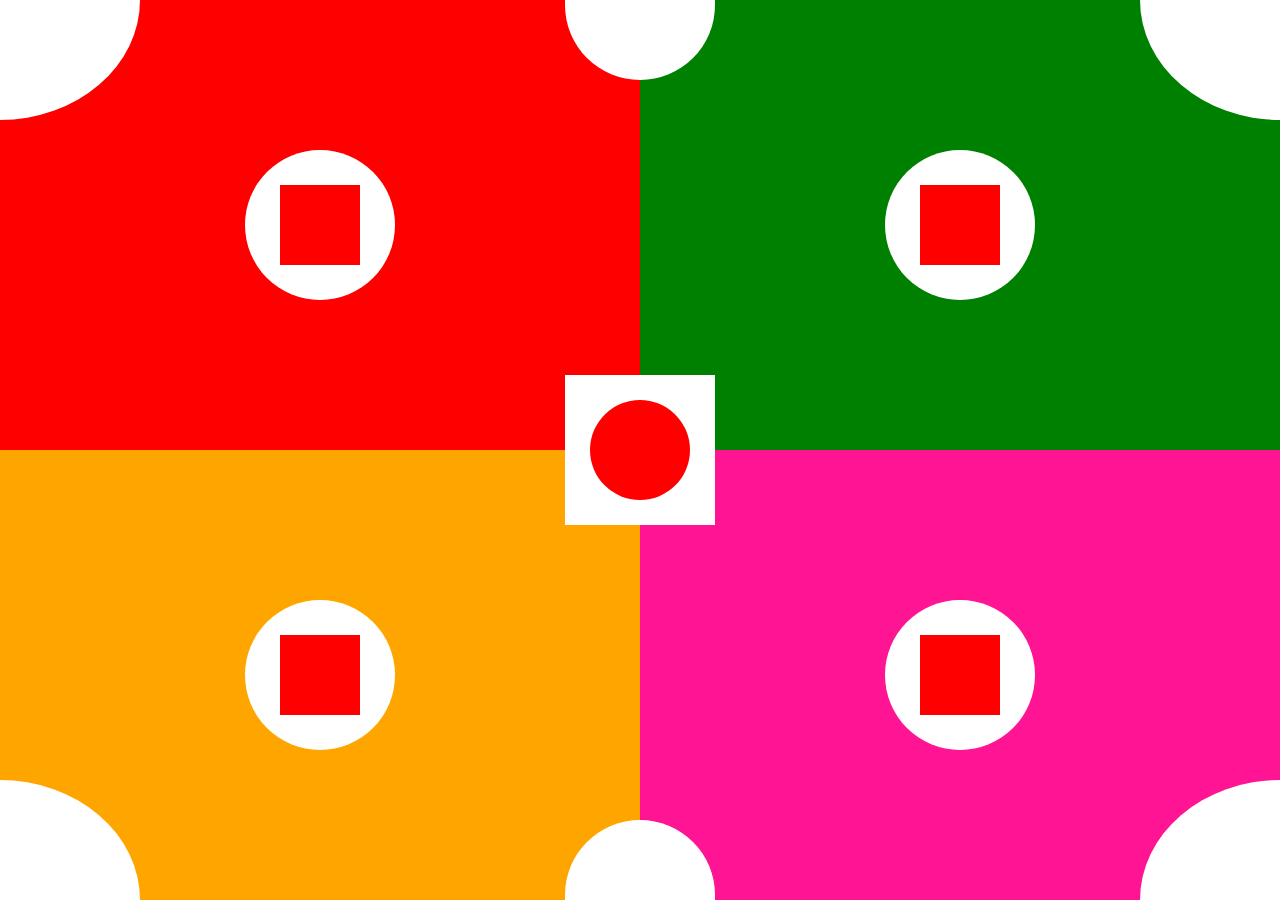
<file: CSS/Case 01/index.html>
<head>
    <meta charset="UTF-8">
    <title>In class Assignment Case 01</title>
    <style>

        * {
    margin: 0;
    padding: 0;
}
/*------------------*/
body > section {
    position: absolute;
    width: 50vw;
    height: 50vh;
}

body>section:nth-child(1) {
    background: red;
    top: 0;
    left: 0;
}

body>section:nth-child(2) {
    background: green;
    right: 0;
}

body>section:nth-child(3) {
    background: orange;
    bottom: 0;
    left: 0;
}

body>section:nth-child(4) {
    background: deeppink;
    bottom: 0;
    right: 0;
}
/*------------------*/
body > aside {
    position: absolute;
    width: 140px;
    height: 120px;
    background: white;
}

body>aside:nth-child(5) {
    top: 0;
    left: 0;
    border-bottom-right-radius: 100%;
}

body>aside:nth-child(6) {
    top: 0;
    right: 0;
    border-bottom-left-radius: 100%;
}

body>aside:nth-child(7) {
    bottom: 0;
    left: 0;
    border-top-right-radius: 100%;
}

body>aside:nth-child(8) {
    bottom: 0;
    right: 0;
    -webkit-border-top-left-radius: 100%;
}
/*------------------*/
body > article {
    position: absolute;
    width: 150px;
    height: 150px;
    background: white;
    left: 50%;
    top: 50%;
    transform: translate(-50%, -50%);
}

body > article > div {
    position: absolute;
    width: 100px;
    height: 100px;
    background: red;
    border-radius: 100%;
    left: 50%;
    top: 50%;
    transform: translate(-50%, -50%);
}
/*----------------*/
body > div {
    width: 150px;
    height: 80px;
    background: white;
    position: absolute;
}

body>div:nth-child(10) {
    left: 0;
    right: 0;
    margin: auto;
    border-bottom-right-radius: 120px;
    border-bottom-left-radius: 120px;
}

body>div:nth-child(11) {
    left: 0;
    right: 0;
    bottom: 0;
    margin: auto;
    border-top-right-radius: 120px;
    border-top-left-radius: 120px;
}
/*------------------*/
section>div {
    position: absolute;
    width: 150px;
    height: 150px;
    background: white;
    border-radius: 100%;
    left: 50%;
    top: 50%;
    transform: translate(-50%, -50%);
}

section>div>div {
    position: absolute;
    width: 80px;
    height: 80px;
    background: red;
    left: 50%;
    top: 50%;
    transform: translate(-50%, -50%);
}


</style>
</head>

<body>
<section>
    <div>
        <div></div>
    </div>
</section>

<section>
    <div>
        <div></div>
    </div>
</section>

<section>
    <div>
        <div></div>
    </div>
</section>

<section>
    <div>
        <div></div>
    </div>
</section>

<aside></aside>

<aside></aside>

<aside></aside>

<aside></aside>

<article>
    <div></div>
</article>

<div></div>
<div></div>

</body>
</html>
</file>
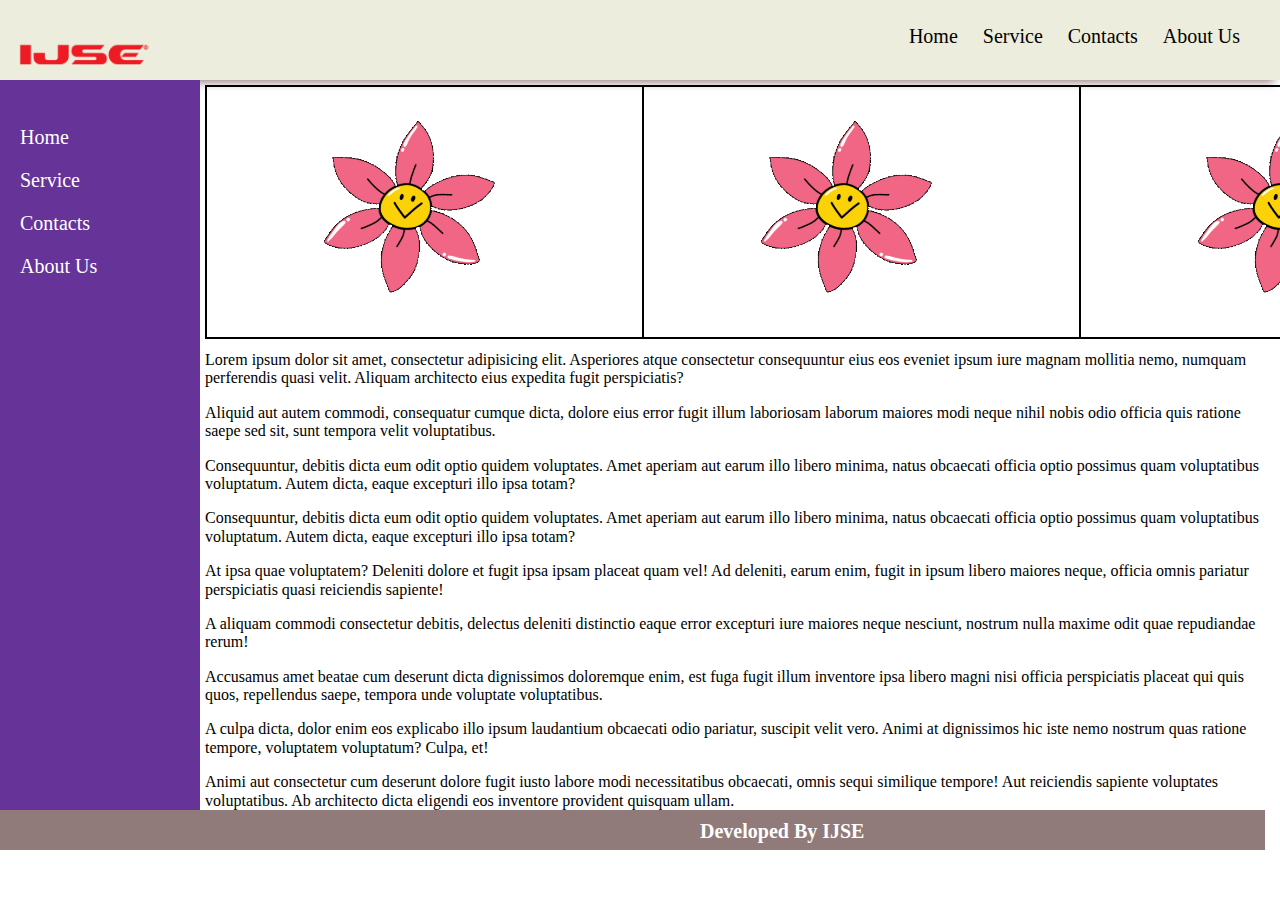
<file: CSS/Case 02/index2.html>
<!DOCTYPE html>
<html lang="en">
<head>
    <meta charset="UTF-8">
    <title>Case 2 (Using Absolute & Relative)</title>
    <link href="assets/css/normalize.css" rel="stylesheet">
    <meta content="width=device-width initial-scale=1" name="viewport">
    <style>
        header{
            position: relative;
            box-shadow: -2px 6px 9px -4px #917a7a;
            height: 80px;
            background-color: #ededdd;
        }

        * {

            padding: 0;
        }

        body>main{
            position: relative;
        }

        header>img{
            width: 150px;
            margin: 10px;
        }

        header>ul{
            position: absolute;
            right: 30px;
            bottom: 0px;
            top: 10px;
            margin: auto;
            height: 40px;
            font-size: 20px;
            font-family: "Berlin Sans FB Demi" , cursive;
            list-style: none;
        }

        header>ul>li{
            padding: 0 10px 0 10px;
            display: inline-block;
        }

        header>ul>li:hover{
            cursor: pointer;
            color: red;
        }

        body>main>nav{
            position: absolute;
            width: 200px;
            background: rebeccapurple;
            top: 0;
            bottom: 0;
        }

        body>main>nav>ul>li{
            position: relative;
            font-size: 20px;
            list-style: none;
            padding: 10px;
            top: 20px;
            left: 10px;
            color: white;
            font-family: "Berlin Sans FB Demi" , cursive;
        }

        body>main>nav>ul>li:hover{
            cursor: pointer;
            color: red;
            display: inline-block;
        }

        body>main>section>section{
            height: 255px;
            left: 0;
            position: relative;
        }

        body>main>section>section>div:nth-child(1){
            border: 2px solid black;
            height: 250px;
            width: 435px;
            left: 205px;
            top: 5px;
            position: absolute;
        }

        body>main>section>section>div:nth-child(2){
            border: 2px solid black;
            height: 250px;
            width: 435px;
            left: 642px;
            top: 5px;
            position: absolute;
        }

        body>main>section>section>div:nth-child(3){
            border: 2px solid black;
            height: 250px;
            width: 435px;
            left: 1079px;
            top: 5px;
            position: absolute;
        }

        body>main>section>section>div>img{
            width: 250px;
            height: 250px;
            transform: translate(75px,-5px);
        }

        body>main>section>p{
            position: relative;
            left: 205px;
            width: 84vw;
            right: 0;
        }

        footer{
            position: relative;
            width: 98.8vw;
            height: 40px;
            background-color: #917a7a;
            bottom: 16px;
        }

        footer>p{
            position: relative;
            top: 10px;
            font-size: 20px;
            font-weight: bold;
            color: white;
            display: inline;
            left: 700px;
            font-family: "Berlin Sans FB Demi" , cursive;
        }
    </style>
</head>
<body>


<header>
    <!--logo-->
    <img alt="ijse" src="assets/images/ijse.png">
    <ul>
        <li>Home</li>
        <li>Service</li>
        <li>Contacts</li>
        <li>About Us</li>
    </ul>
</header>

<main>
    <nav>
        <ul>
            <li>Home</li>
            <li>Service</li>
            <li>Contacts</li>
            <li>About Us</li>
        </ul>
    </nav>
    <section>
        <!--full images-->
        <section>
            <!--image 1-->
            <div><img alt="imgs" src="assets/images/giphy.gif"></div>
            <!--image 2-->
            <div><img alt="imgs" src="assets/images/giphy.gif"></div>
            <!--image 3-->
            <div><img alt="imgs" src="assets/images/giphy.gif"></div>
        </section>
        <p>Lorem ipsum dolor sit amet, consectetur adipisicing elit. Asperiores atque consectetur consequuntur eius eos
            eveniet ipsum iure magnam mollitia nemo, numquam perferendis quasi velit. Aliquam architecto eius expedita
            fugit perspiciatis?</p>
        <p>Aliquid aut autem commodi, consequatur cumque dicta, dolore eius error fugit illum laboriosam laborum maiores
            modi neque nihil nobis odio officia quis ratione saepe sed sit, sunt tempora velit voluptatibus.</p>
        <p>Consequuntur, debitis dicta eum odit optio quidem voluptates. Amet aperiam aut earum illo libero minima,
            natus obcaecati officia optio possimus quam voluptatibus voluptatum. Autem dicta, eaque excepturi illo ipsa
            totam?</p>
        <p>Consequuntur, debitis dicta eum odit optio quidem voluptates. Amet aperiam aut earum illo libero minima,
            natus obcaecati officia optio possimus quam voluptatibus voluptatum. Autem dicta, eaque excepturi illo ipsa
            totam?</p>
        <p>At ipsa quae voluptatem? Deleniti dolore et fugit ipsa ipsam placeat quam vel! Ad deleniti, earum enim, fugit
            in ipsum libero maiores neque, officia omnis pariatur perspiciatis quasi reiciendis sapiente!</p>
        <p>A aliquam commodi consectetur debitis, delectus deleniti distinctio eaque error excepturi iure maiores neque
            nesciunt, nostrum nulla maxime odit quae repudiandae rerum!</p>
        <p>Accusamus amet beatae cum deserunt dicta dignissimos doloremque enim, est fuga fugit illum inventore ipsa
            libero magni nisi officia perspiciatis placeat qui quis quos, repellendus saepe, tempora unde voluptate
            voluptatibus.</p>
        <p>A culpa dicta, dolor enim eos explicabo illo ipsum laudantium obcaecati odio pariatur, suscipit velit vero.
            Animi at dignissimos hic iste nemo nostrum quas ratione tempore, voluptatem voluptatum? Culpa, et!</p>
        <p>Animi aut consectetur cum deserunt dolore fugit iusto labore modi necessitatibus obcaecati, omnis sequi
            similique tempore! Aut reiciendis sapiente voluptates voluptatibus. Ab architecto dicta eligendi eos
            inventore provident quisquam ullam.</p>
    </section>
</main>


<footer>
    <p>Developed By IJSE</p>
</footer>
</body>
</html>
</file>
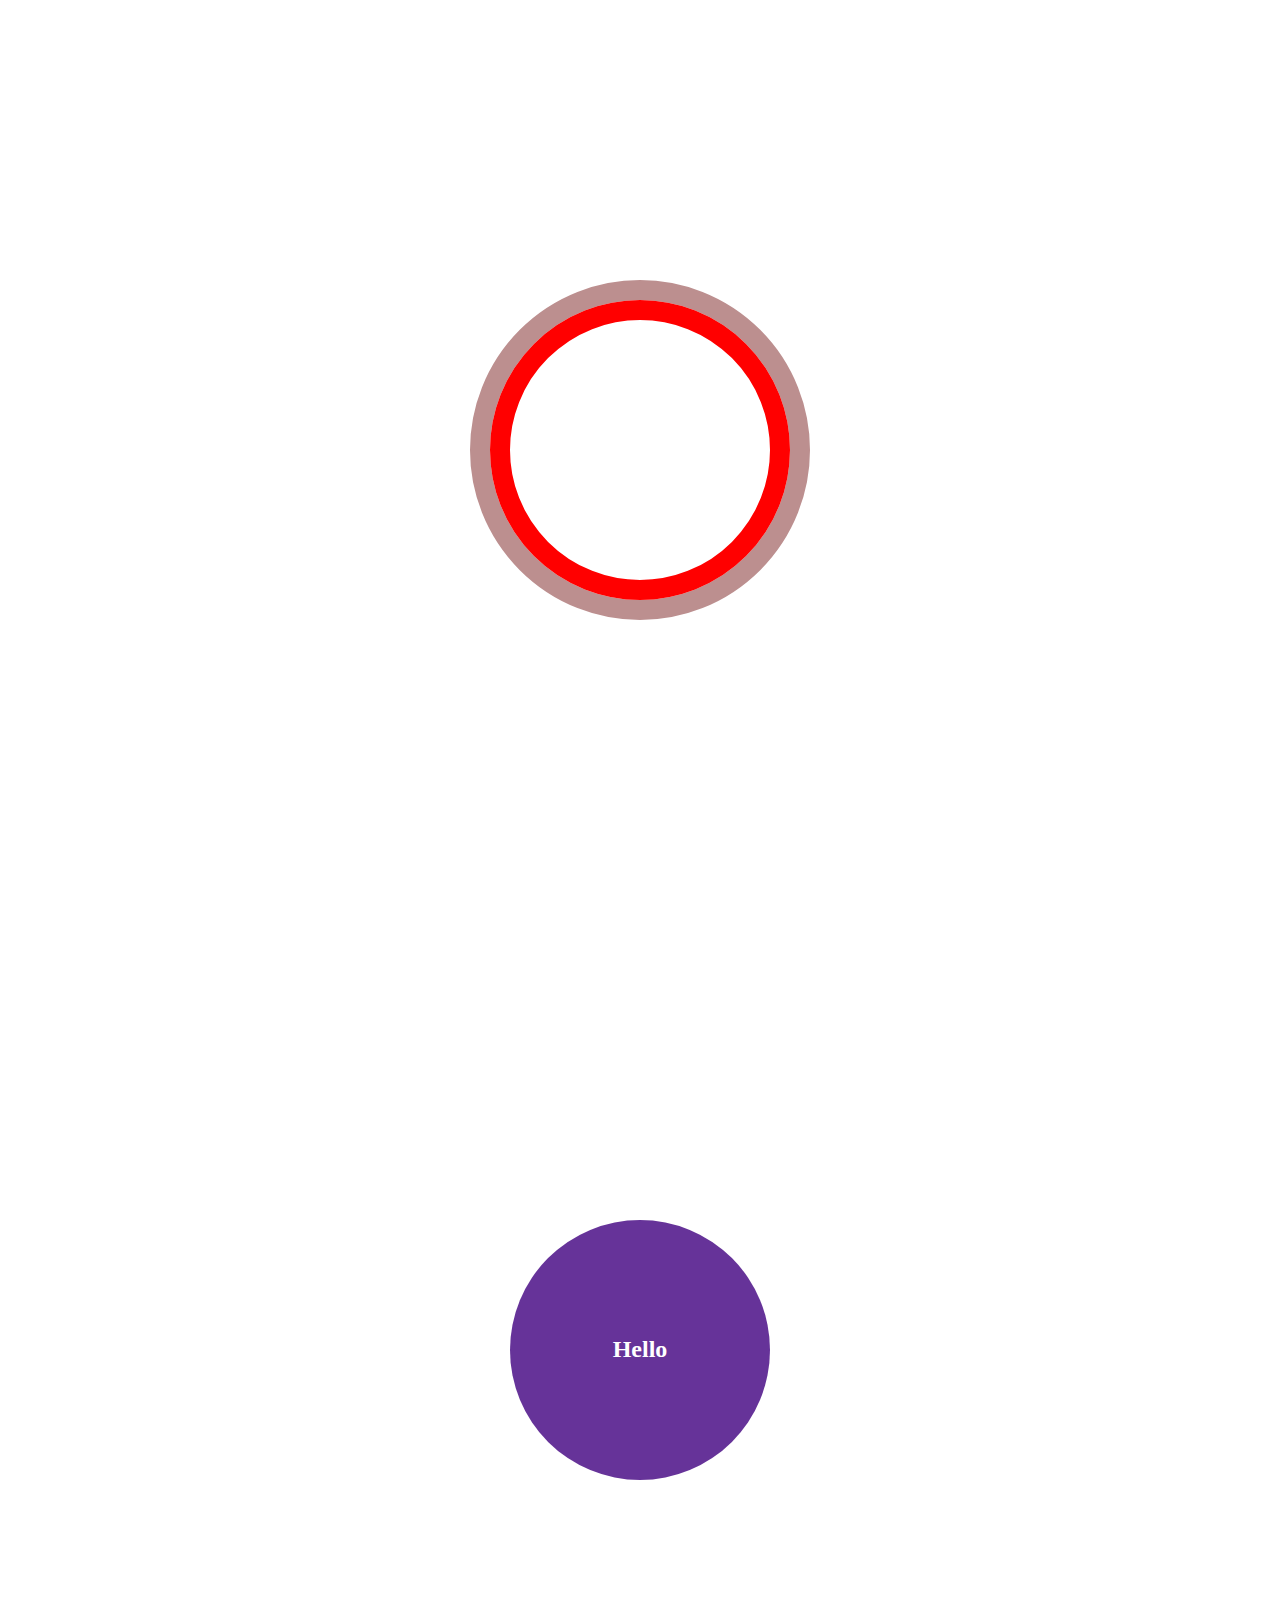
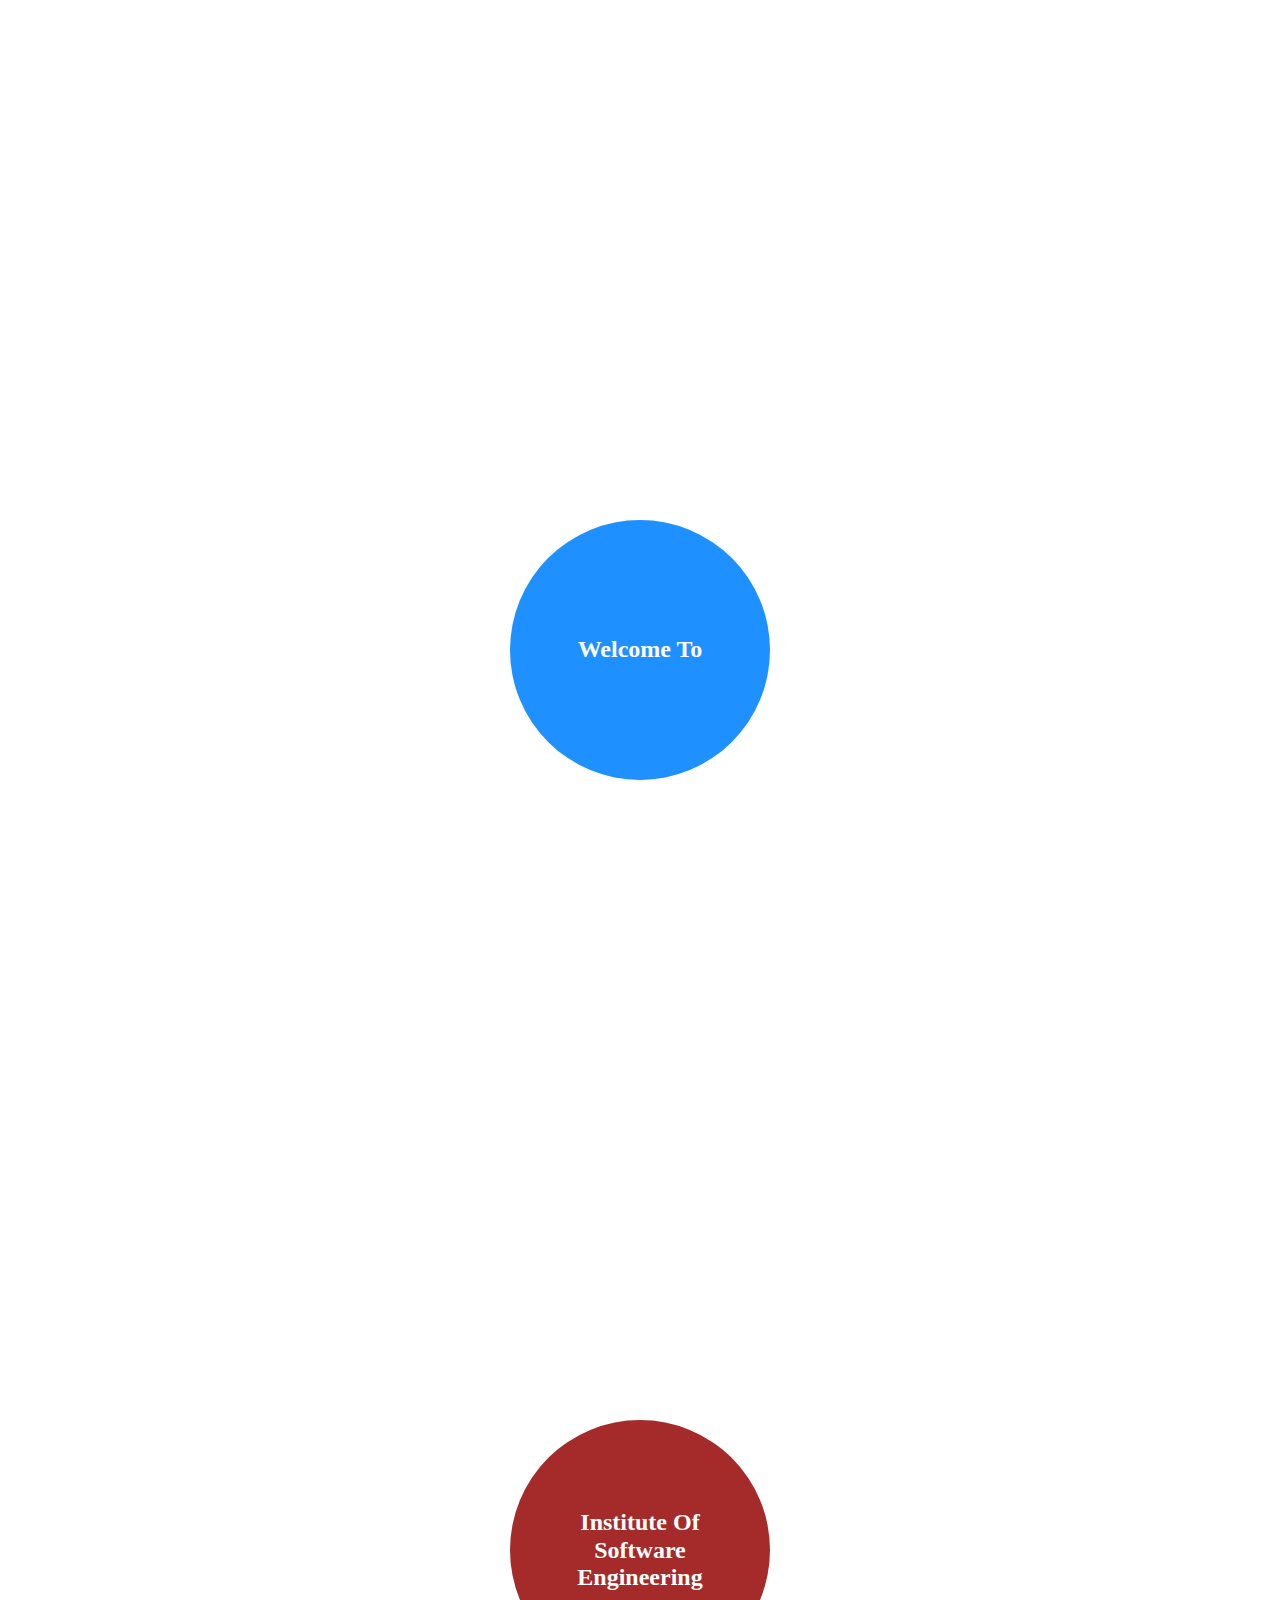
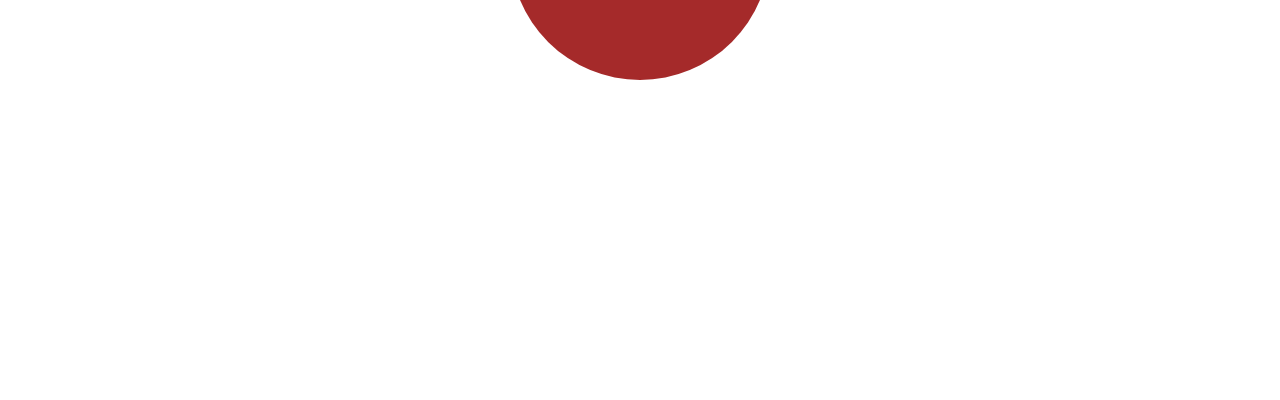
<file: CSS/Case 03/index3.html>
<!DOCTYPE html>
<html lang="en">
<head>
    <meta charset="UTF-8">
    <title>Case 3 (Using Absolute,Relative and Fixed positions)</title>
    <meta name="viewport" content="width=device-width initial-scale=1">
    <link href="assets/css/normalize.css" rel="stylesheet">
    <style>

        body > section {
            position: relative;
            width: 100%;
            height: 100vh;
        }

        body > section > section:nth-child(1) {
            position: fixed;
            border: 20px solid rosybrown;
            width: 300px;
            height: 300px;
            border-radius: 100%;
            left: 50%;
            top: 50%;
            z-index: 10;
            transform: translate(-50%, -50%);
        }

        body > section > section:nth-child(2) {
            position: fixed;
            border: 20px solid red;
            width: 260px;
            height: 260px;
            border-radius: 100%;
            left: 50%;
            top: 50%;
            z-index: 10;
            transform: translate(-50%, -50%);
        }

        body > section:nth-child(2) > div {
            position: absolute;
            width: 260px;
            height: 260px;
            background-color: rebeccapurple;
            border-radius: 100%;
            left: 0;
            bottom: 0;
            right: 0;
            top: 0;
            margin: auto;
        }

        body > section:nth-child(3) > div {
            position: absolute;
            width: 260px;
            height: 260px;
            background-color: dodgerblue;
            border-radius: 100%;
            left: 0;
            bottom: 0;
            right: 0;
            top: 0;
            margin: auto;

        }

        body > section:nth-child(4) > div {
            position: absolute;
            width: 260px;
            height: 260px;
            background-color: brown;
            border-radius: 100%;
            left: 0;
            bottom: 0;
            right: 0;
            top: 0;
            margin: auto;

        }

        body > section > div > p {
            font-size: 24px;
            font-weight: bold;
            text-align: center;
            color: white;
            position: absolute;
            left: 50%;
            top: 50%;
            transform: translate(-50%, -50%);
            margin: auto;
        }

    </style>
</head>
<body>
<section>
    <section></section>
    <section></section>
</section>
<section>
    <div>
        <p>Hello</p>
    </div>
</section>
<section>
    <div>
        <p>Welcome To</p>
    </div>
</section>
<section>
    <div>
        <p>Institute Of Software Engineering</p>
    </div>
</section>
</body>
</html>
</file>
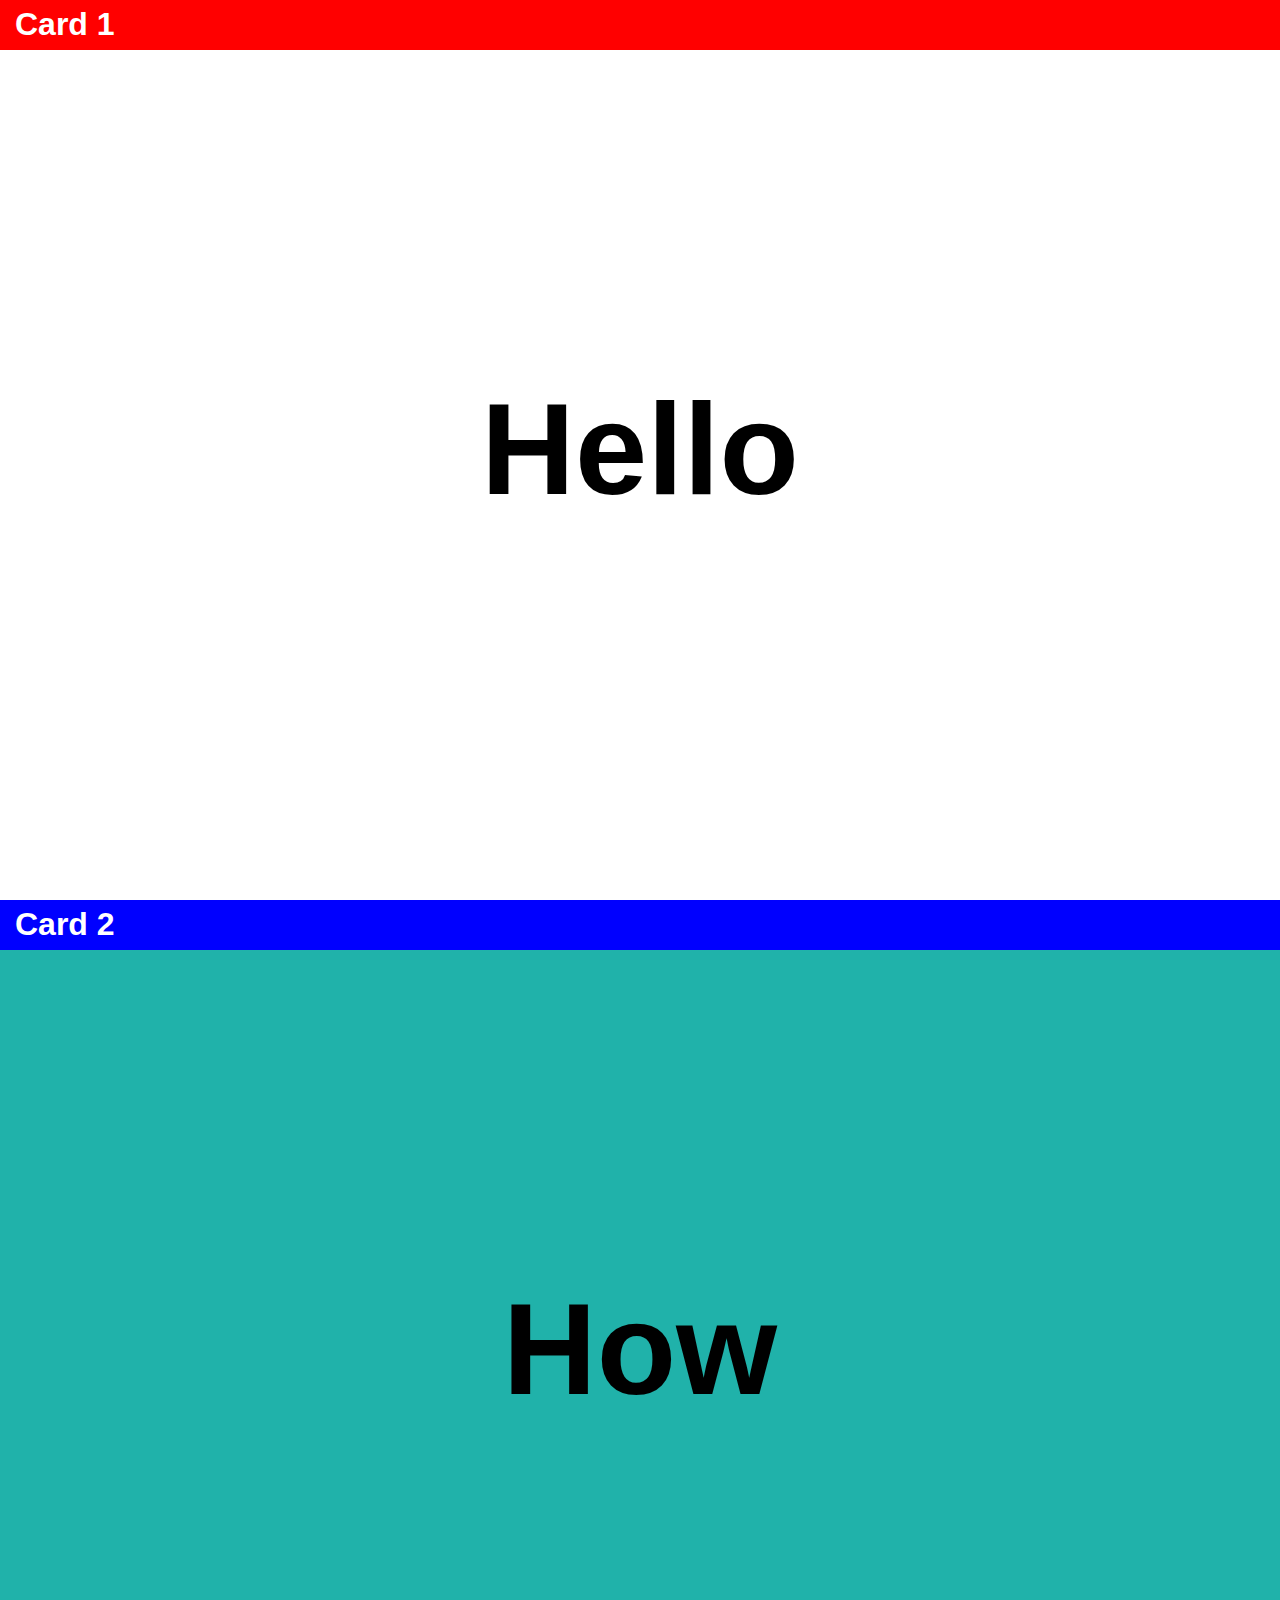
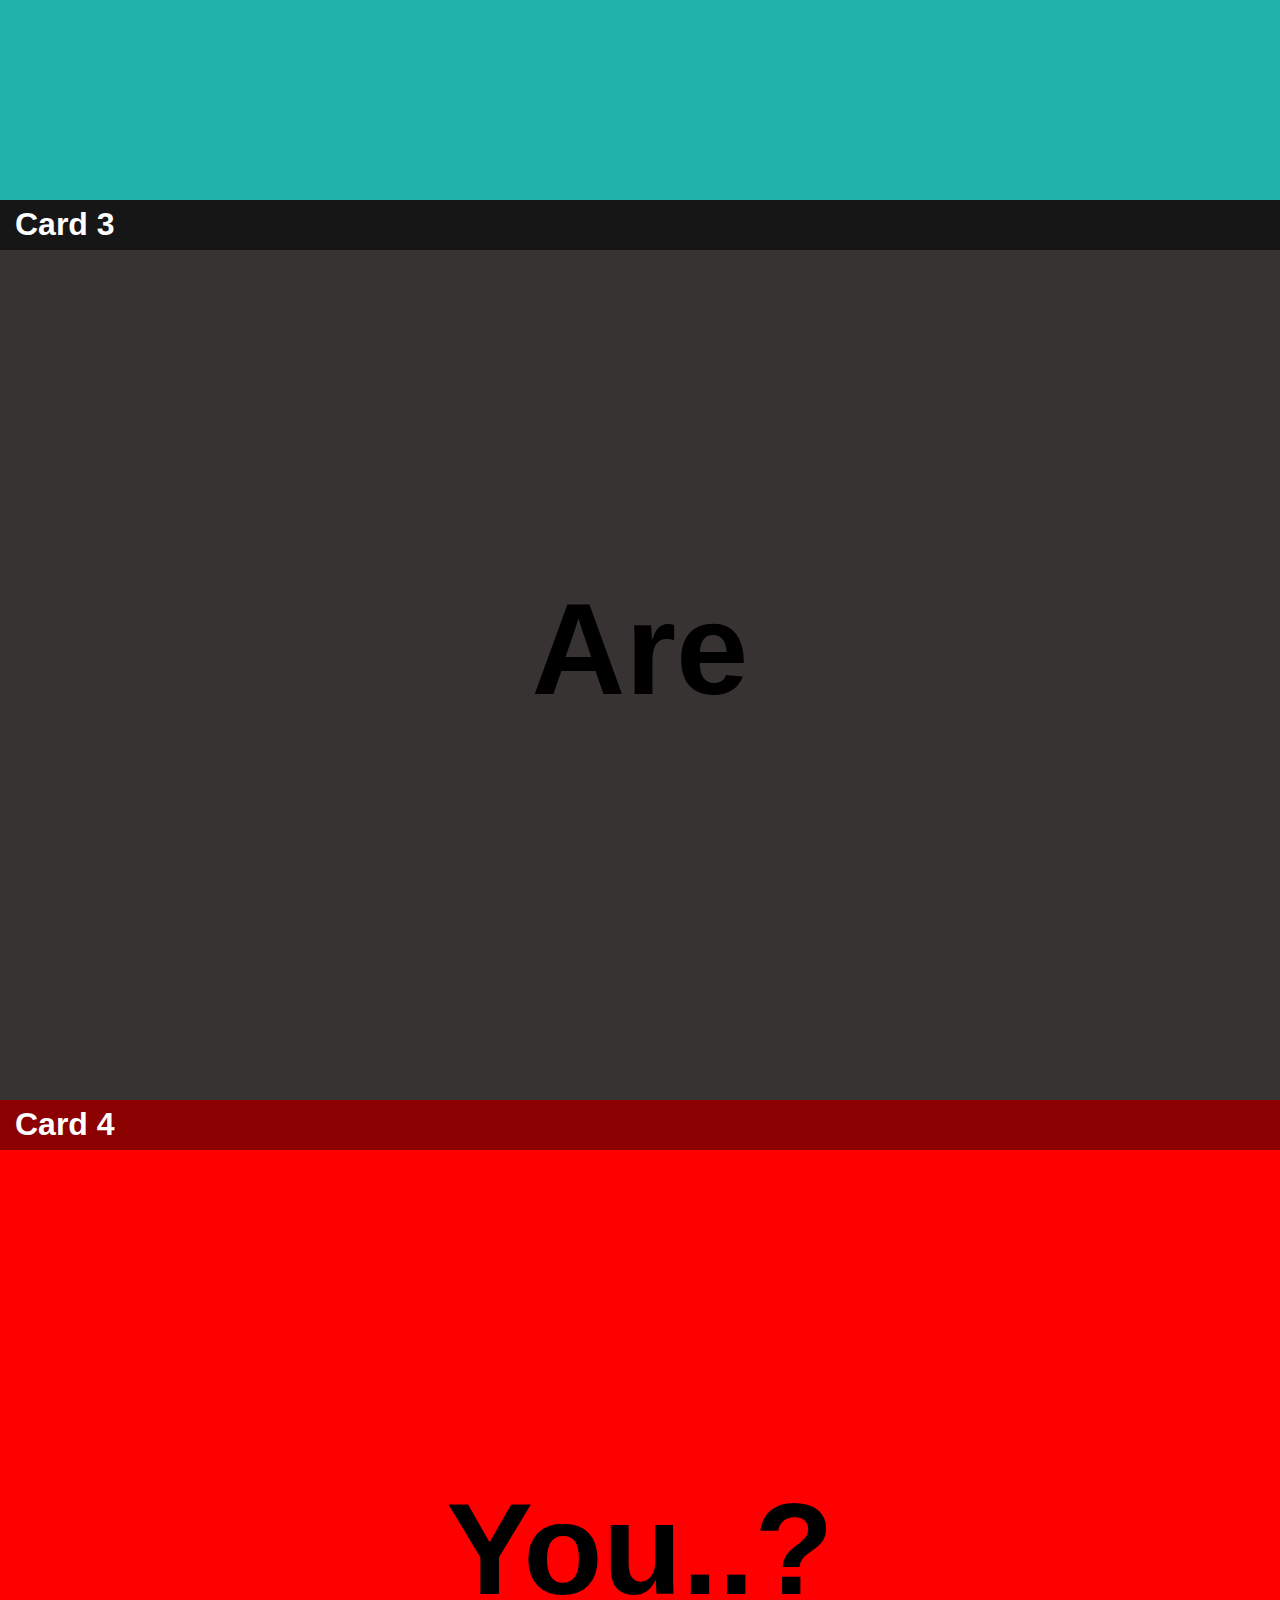
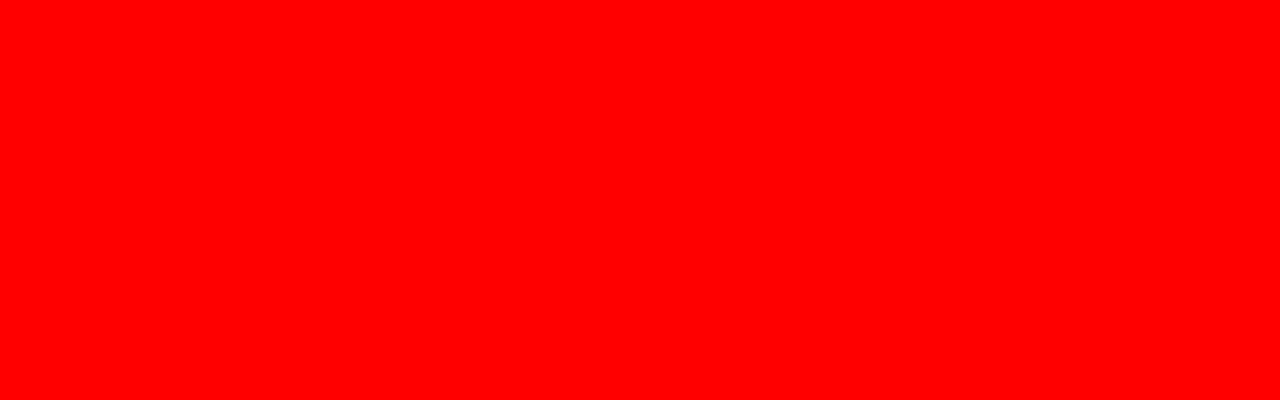
<file: CSS/Case 04/index4.html>
<!DOCTYPE html>
<html lang="en">
<head>
    <meta charset="UTF-8">
    <title>Case 4 (Using Absolute,Relative and Sticky positions)</title>
    <meta content="width=device-width initial-scale=1" name="viewport">
    <link href="assets/css/normalize.css" rel="stylesheet">
    <style>
        body > section {
            position: relative;
            height: 100vh;
        }

        body > section > div {
            position: sticky;
            height: 50px;
            width: 100%;
            top: 0;
            margin: 0;
        }

        body > section:nth-child(1) > div {
            background-color: red;
        }

        body > section:nth-child(2) > div {
            background-color: blue;
        }

        body > section:nth-child(3) > div {
            background-color: #171616;
        }

        body > section:nth-child(4) > div {
            background-color: darkred;
        }
        body>section:nth-child(1){
            background-color: white;
        }
        body>section:nth-child(2){
            background-color: lightseagreen;
        }
        body>section:nth-child(3){
            background-color: #383333;
        }
        body>section:nth-child(4){
            background-color: red;
        }
        body>section>div>h1{
            color: white;
            font-family: 'Ubuntu', sans-serif;
            position: absolute;
            left: 15px;
            top: -15px;
        }
        body>section>p{
            position: absolute;
            left: 50%;
            top: 50%;
            transform: translate(-50%,-50%);
            margin: 0;
            font-family: 'Ubuntu', sans-serif;
            font-size: 130px;
            font-weight: bold;
            color: black;
        }
    </style>

</head>
<body>
<section>
    <div>
        <h1>Card 1</h1>
    </div>
    <p>Hello</p>
</section>
<section>
    <div>
        <h1>Card 2</h1>
    </div>
    <p>How</p>
</section>
<section>
    <div>
        <h1>Card 3</h1>
    </div>
    <p>Are</p>
</section>
<section>
    <div>
        <h1>Card 4</h1>
    </div>
    <p>You..?</p>
</section>
</body>
</html>
</file>
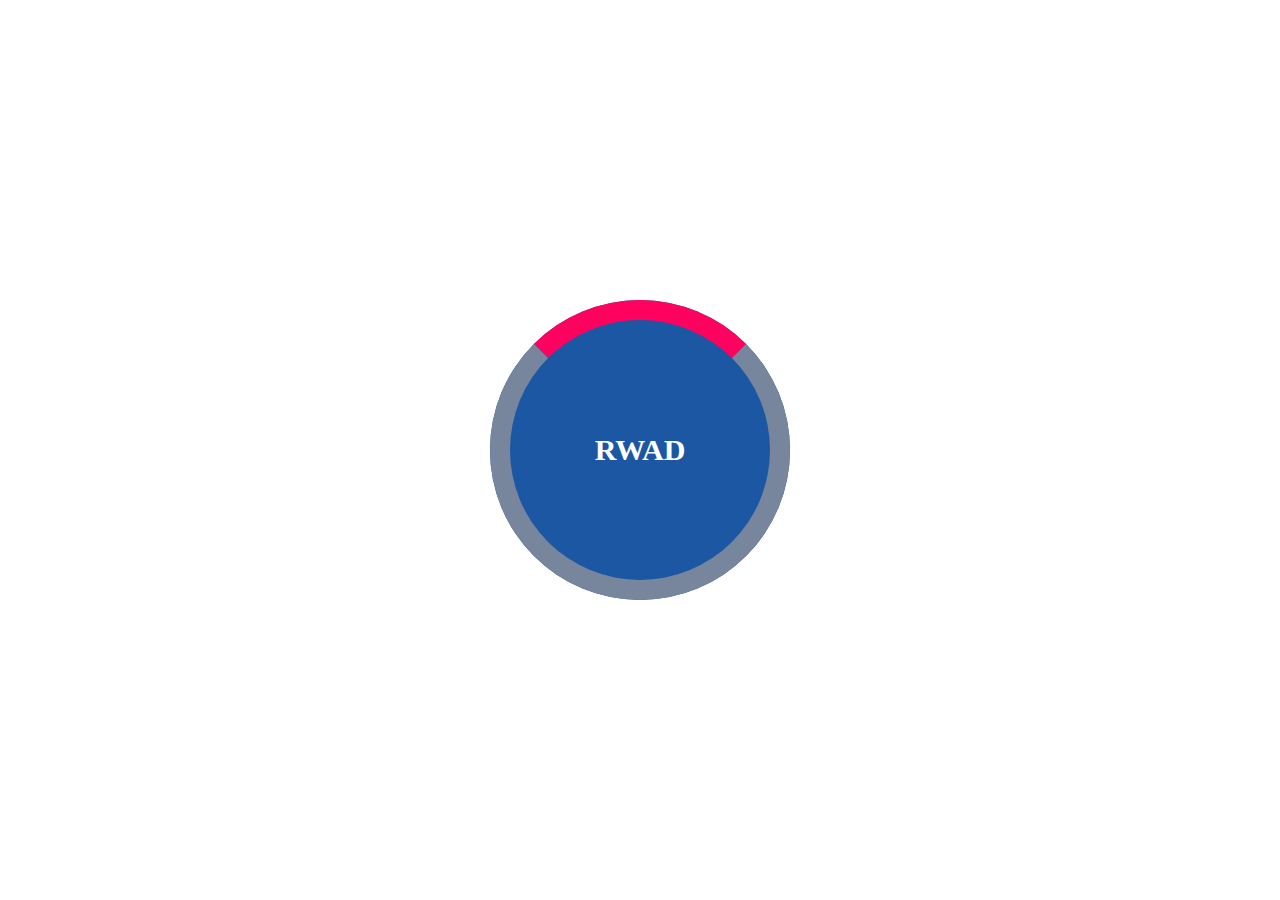
<file: CSS/Case 06/index6.html>
<!DOCTYPE html>
<html lang="en">
<head>
    <meta charset="UTF-8">
    <title>Case 6 (Rotate a circle border)</title>
    <meta content="width=device-width initial-scale=1" name="viewport">
    <link href="assets/css/normalize.css" rel="stylesheet">
    <link href="assets/css/fonts/css/all.css" rel="stylesheet">

    <style>
        /*section {
            width: 300px;
            height: 300px;
            border: 20px solid gray;
            border-radius: 100%;
            background-color: #1b57a3;
            border-top: 20px solid red;
            position: absolute;
            left: 0;
            right: 0;
            top: 0;
            bottom: 0;
            margin: auto;
            font-family: sans-serif;
        }
        section>h2{
            position: absolute;
            left: 0;
            right: 0;
            top: 0;
            bottom: 0;
            margin: auto;
            width: max-content;
            height: max-content;
            color: white;
            font-size: 30px;
        }
        section:hover{
            transform:rotate(360deg);
            transition: all 2s;
            cursor: pointer;
        }
        section:hover h2{
            transform:rotate(-360deg);
            transition: all 2s;
        }*/

        section {
            width: 300px;
            height: 300px;
            border-radius: 100%;
            background-color: #1b57a3;
            position: absolute;
            margin: auto;
            left: 0;
            right: 0;
            top: 0;
            bottom: 0;
        }
        section>h2{
            position: absolute;
            left: 0;
            right: 0;
            top: 0;
            bottom: 0;
            margin: auto;
            width: max-content;
            height: max-content;
            color: white;
            font-size: 30px;
        }

        section::after{
            content: " ";
            position: absolute;
            top: 0;
            bottom: 0;
            left: 0;
            right: 0;
            border: 20px solid #77859d;
            border-top: 20px solid #ff025f;
            border-radius: 100%;
        }
        section:hover::after{
            transform: rotate(360deg);
            transition: all 2s;
            cursor: pointer;
        }

    </style>
</head>
<body>
<main>
    <section>
        <!--cosmatic element-->
        <h2>RWAD</h2>
    </section>
</main>
</body>
</html>
</file>
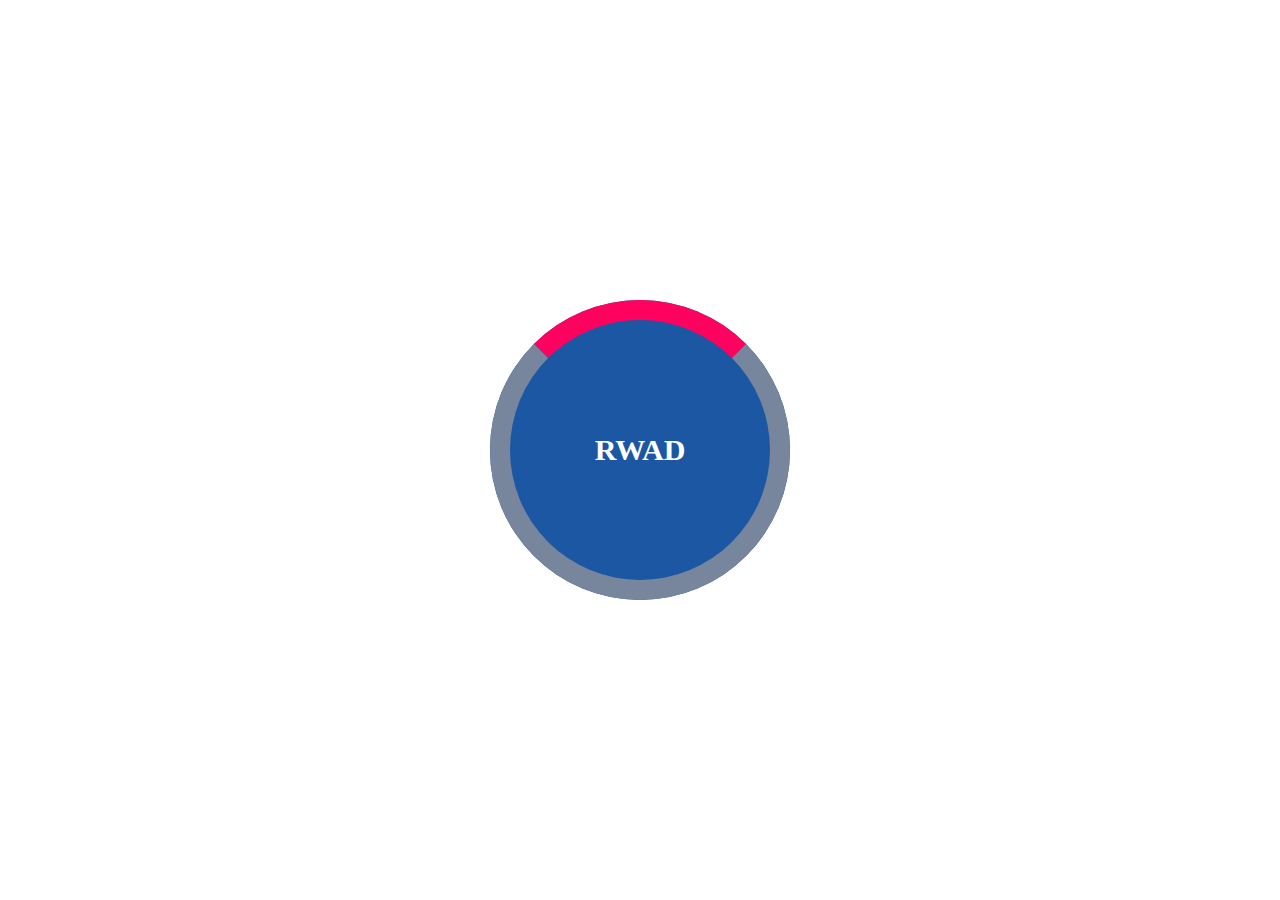
<file: CSS/Animation/Case 02/index2.html>
<!DOCTYPE html>
<html lang="en">
<head>
    <meta charset="UTF-8">
    <title>Case 6 (Rotate a circle border transition)</title>
    <meta content="width=device-width initial-scale=1" name="viewport">
    <link href="assets/css/normalize.css" rel="stylesheet">
    <link href="assets/css/fonts/css/all.css" rel="stylesheet">

    <style>
        /*section {
            width: 300px;
            height: 300px;
            border: 20px solid gray;
            border-radius: 100%;
            background-color: #1b57a3;
            border-top: 20px solid red;
            position: absolute;
            left: 0;
            right: 0;
            top: 0;
            bottom: 0;
            margin: auto;
            font-family: sans-serif;
        }
        section>h2{
            position: absolute;
            left: 0;
            right: 0;
            top: 0;
            bottom: 0;
            margin: auto;
            width: max-content;
            height: max-content;
            color: white;
            font-size: 30px;
        }
        section:hover{
            transform:rotate(360deg);
            transition: all 2s;
            cursor: pointer;
        }
        section:hover h2{
            transform:rotate(-360deg);
            transition: all 2s;
        }*/

        section {
            width: 300px;
            height: 300px;
            border-radius: 100%;
            background-color: #1b57a3;
            position: absolute;
            margin: auto;
            left: 0;
            right: 0;
            top: 0;
            bottom: 0;
        }
        section>h2{
            position: absolute;
            left: 0;
            right: 0;
            top: 0;
            bottom: 0;
            margin: auto;
            width: max-content;
            height: max-content;
            color: white;
            font-size: 30px;
        }

        section::after{
            content: " ";
            position: absolute;
            top: 0;
            bottom: 0;
            left: 0;
            right: 0;
            border: 20px solid #77859d;
            border-top: 20px solid #ff025f;
            border-radius: 100%;
        }
        section:hover::after{
            transform: rotate(360deg);
            transition: all 2s;
            cursor: pointer;
        }

    </style>
</head>
<body>
<main>
    <section>
        <!--cosmatic element-->
        <h2>RWAD</h2>
    </section>
</main>
</body>
</html>
</file>
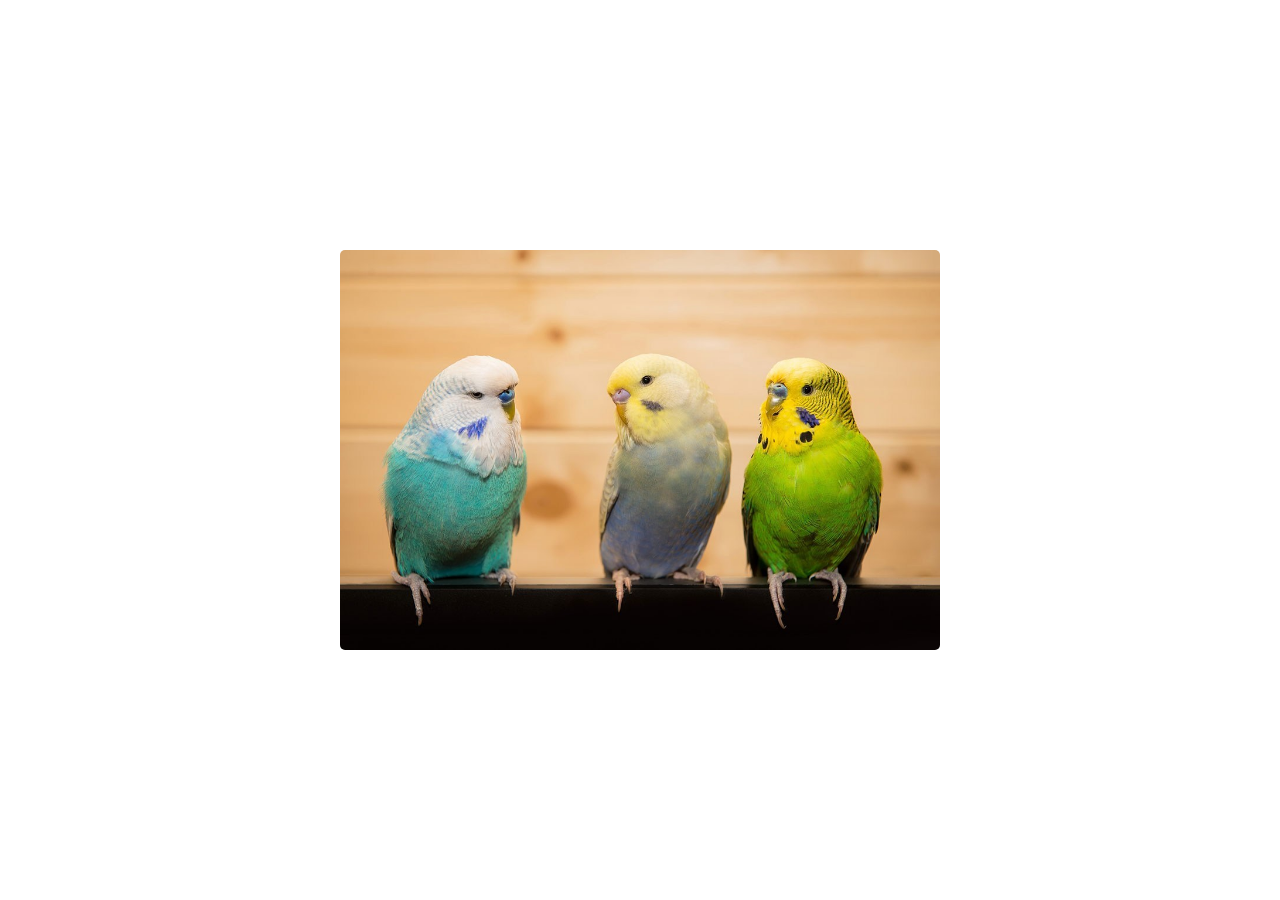
<file: CSS/Animation/Case 05/index5.html>
<!DOCTYPE html>
<html lang="en">
<head>
    <meta charset="UTF-8">
    <title>(Using Slider Animation)</title>
    <meta content="width=device-width initial-scale=1" name="viewport">
    <link href="assets/css/normalize.css" rel="stylesheet">
    <link href="assets/css/fonts/css/all.css" rel="stylesheet">

    <style>
        main {
            width: 600px;
            height: 400px;
            position: absolute;
            left: 0;
            right: 0;
            top: 0;
            bottom: 0;
            margin: auto;
            overflow: hidden;
            border-radius: 5px;
        }

        main > section {
            width: 400%;
            height: 100%;
            display: flex;
            animation:slider 10s infinite ;
            animation-direction:alternate;
        }

        main > section > div {
            width: 100%;
        }

        main > section > div:nth-child(1) {
            background: url("assets/images/birds.jpg");
            background-size: cover;
            background-position: center;
        }

        main > section > div:nth-child(2) {
            background: url("assets/images/coral-reef.jpg");
            background-size: cover;
            background-position: center;
        }

        main > section > div:nth-child(3) {
            background: url("assets/images/dolphins.jpg");
            background-size: cover;
            background-position: center;
        }

        main > section > div:nth-child(4) {
            background: url("assets/images/lion.jpg");
            background-size: cover;
            background-position: center;
        }

        @keyframes slider {
            0%,15%{
                transform: translateX(0);
            }
            25%,40%{
                transform: translateX(-25%);
            }
            50%,70%{
                transform: translateX(-50%);
            }
            80%,100%{
                transform: translateX(-75%);
            }
        }
    </style>
</head>

<body>
<main>
    <section>
        <div>
        </div>
        <div>
        </div>
        <div>
        </div>
        <div>
        </div>
    </section>
</main>
</body>
</html>
</file>
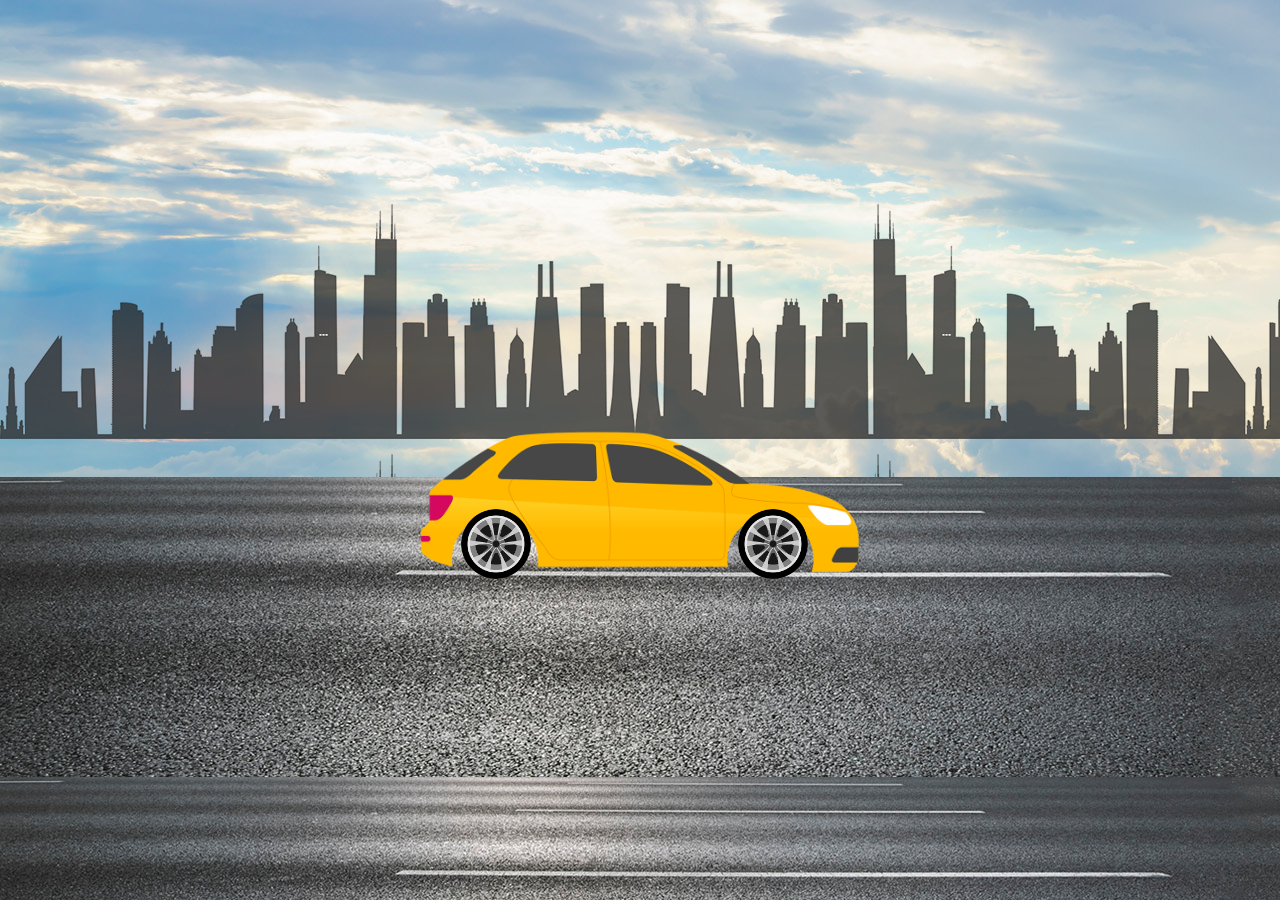
<file: CSS/Animation/Case 06/index6.html>
<!DOCTYPE html>
<html lang="en">
<head>
    <meta charset="UTF-8">
    <title>(Creating car animation)</title>
    <meta content="width=device-width initial-scale=1" name="viewport">
    <link href="assets/css/normalize.css" rel="stylesheet">
    <link href="assets/fonts/css/all.css" rel="stylesheet">

    <style>
        body {
            overflow: hidden;
        }
        .sky {
            background: url("assets/images/car_animation/sky.jpg");
            width: 100vw;
            height: 100vh;
            position: relative;
        }
        .road{
            background: url("assets/images/car_animation/road.jpg");
            width: 6000px;
            height: 47%;
            background-repeat: repeat;
            position: absolute;
            bottom: 0;
            animation: building 10s infinite;
        }
        .building{
            background: url("assets/images/car_animation/city.png");
            width: 6000px;
            height: 37%;
            background-repeat: repeat;
            position: absolute;
            bottom: 42%;
            animation: building 10s infinite;
        }

        .car img:first-child{
            width: 450px;
            position: absolute;
            margin: auto;
            top: 125px;
            bottom: 0;
            right: 0;
            left: 0;
        }

        .car img:nth-child(2){
            width: 70px;
            position: absolute;
            margin: auto;
            top: 188PX;
            bottom: 0;
            right: 288PX;
            left: 0;
            animation: car 10s infinite;
        }
        .car img:nth-child(3){
            width: 70px;
            position: absolute;
            margin: auto;
            top: 188PX;
            bottom: 0;
            right: 0;
            left: 265PX;
            animation: car 10s infinite;
        }
        @keyframes building {
            from{
                transform: translateX(0);
            }
            to{
                transform: translateX(-70%);
            }
        }
        @keyframes car {
            from{
                transform: rotate(0deg);
            }
            to{
                transform: rotate(2000deg);
            }
        }
    </style>
</head>
<body>
<div class="sky">
    <div class="building"></div>
    <div class="road"></div>
    <div class="car">
        <img src="assets/images/car_animation/car.png" alt="">
        <img src="assets/images/car_animation/wheel.png" alt="">
        <img src="assets/images/car_animation/wheel.png" alt="">
    </div>
</div>

<!--<script>-->
<!--    setTimeout(function(){-->
<!--        if (confirm("Here the gitHub code!")) {-->
<!--            window.open(href='https://github.com/dhambure98/Web_InClass_Assignments/tree/master/CSS/Animation/Case%2006','_blank');-->
<!--        } else {-->
<!--        }-->
<!--    },10000);-->
<!--</script>-->

</body>
</html>
</file>
